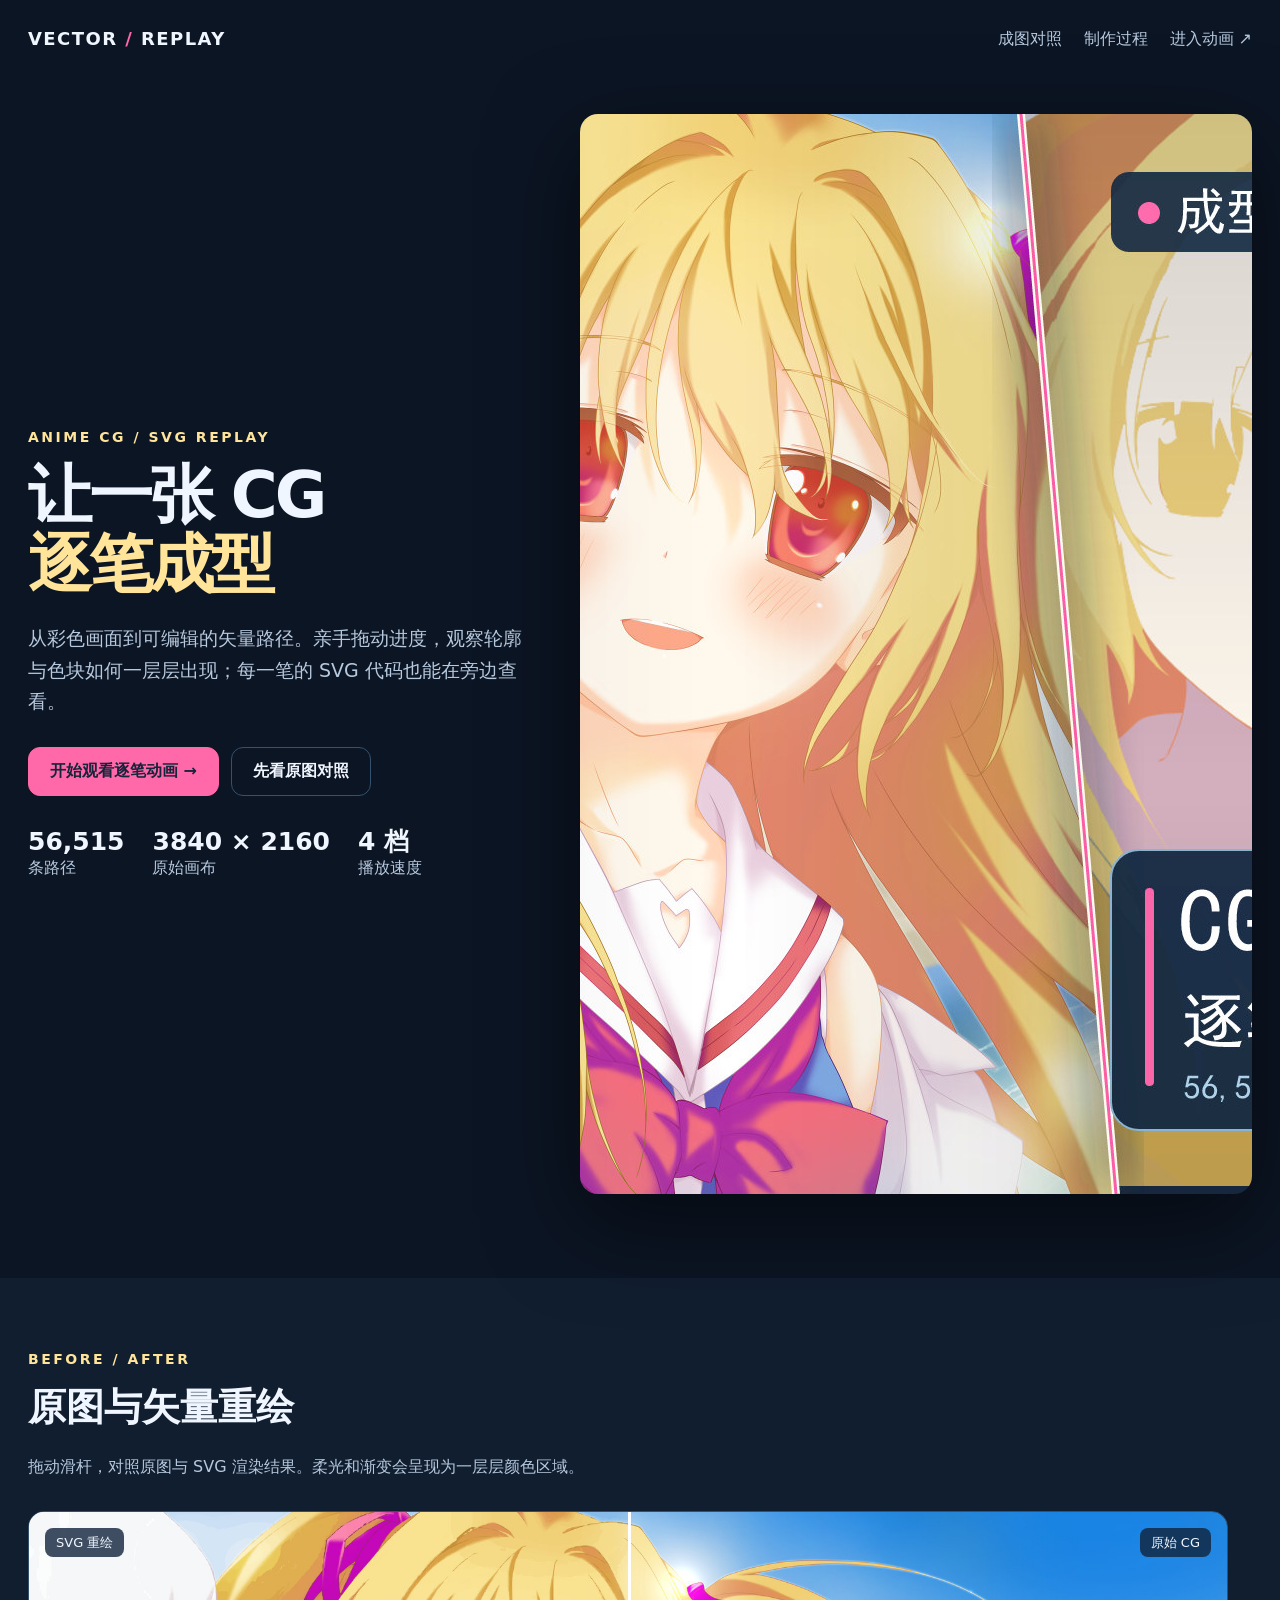
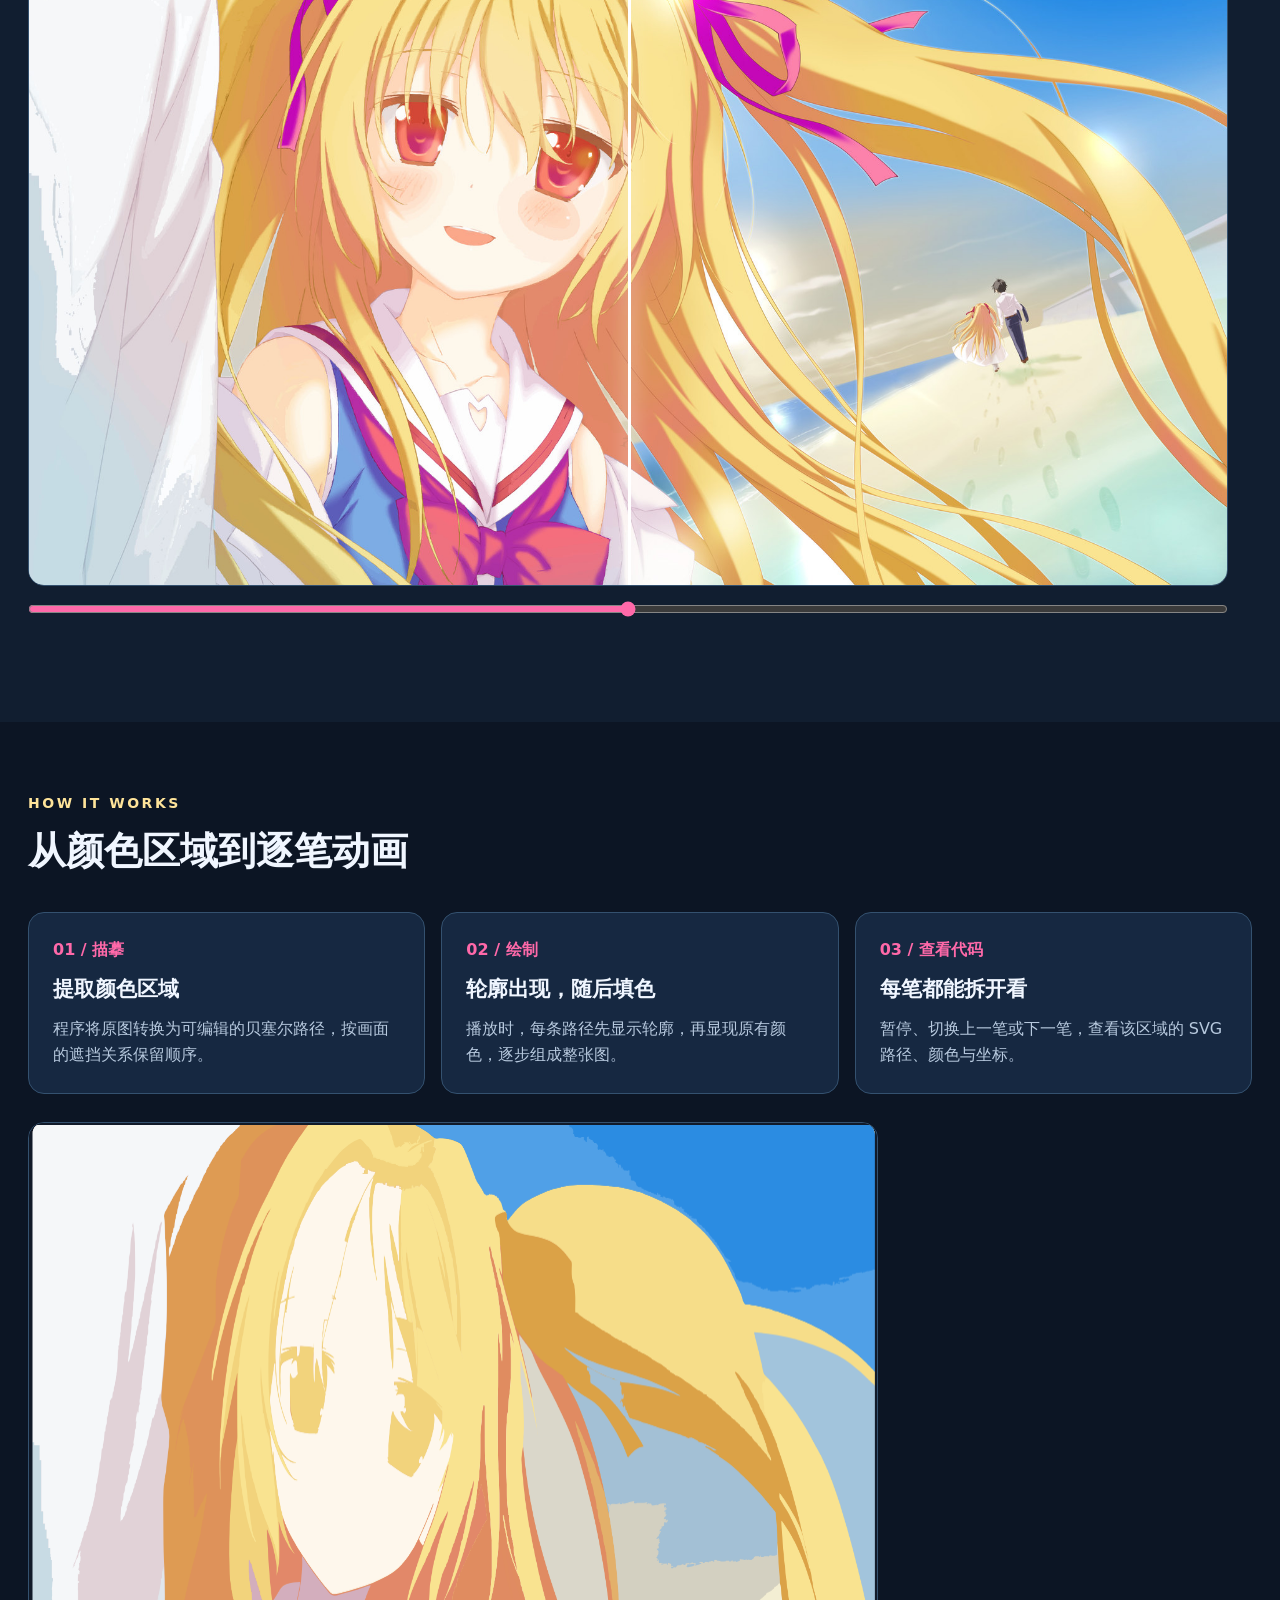
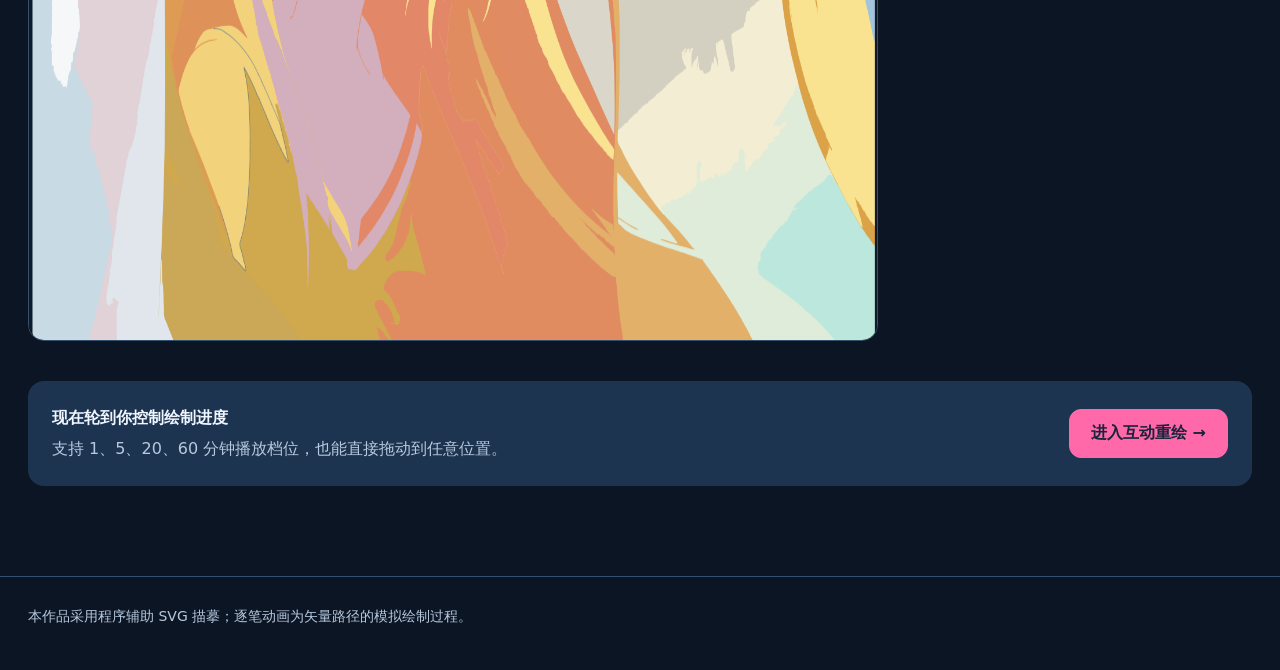
<file: index.html>
<!doctype html><html lang="zh-CN"><head><meta charset="utf-8"><meta name="viewport" content="width=device-width,initial-scale=1"><title>CG → SVG｜逐笔成型</title><meta name="description" content="一张动漫 CG 如何变成 56,515 条矢量路径？拖动进度，观看色块逐笔成型，并查看每一笔的 SVG 代码。"><meta property="og:title" content="CG → SVG｜逐笔成型"><meta property="og:description" content="56,515 条矢量路径，一起看画面慢慢成型。"><meta property="og:type" content="website"><meta property="og:image" content="assets/cover.jpg"><link rel="icon" href="assets/favicon.svg" type="image/svg+xml"><link rel="stylesheet" href="style.css"></head><body>
<header class="site-head wrap"><a class="brand" href="index.html">VECTOR<b> / </b>REPLAY</a><nav><a href="#compare">成图对照</a><a href="#process">制作过程</a><a href="draw.html">进入动画 ↗</a></nav></header>
<main><section class="hero wrap"><div><div class="eyebrow">ANIME CG / SVG REPLAY</div><h1>让一张 CG<br><em>逐笔成型</em></h1><p class="lead">从彩色画面到可编辑的矢量路径。亲手拖动进度，观察轮廓与色块如何一层层出现；每一笔的 SVG 代码也能在旁边查看。</p><div class="actions"><a class="button primary" href="draw.html">开始观看逐笔动画 →</a><a class="button" href="#compare">先看原图对照</a></div><div class="facts"><div><strong>56,515</strong>条路径</div><div><strong>3840 × 2160</strong>原始画布</div><div><strong>4 档</strong>播放速度</div></div></div><img class="hero-img" src="assets/cover.jpg" alt="完成图与尚未填色的过程图对照" width="1920" height="1080" fetchpriority="high"></section>
<section class="section alt" id="compare"><div class="wrap"><div class="eyebrow">BEFORE / AFTER</div><h2>原图与矢量重绘</h2><p class="intro">拖动滑杆，对照原图与 SVG 渲染结果。柔光和渐变会呈现为一层层颜色区域。</p><div class="compare" id="comparison"><img src="assets/original.jpg" alt="原始 CG" loading="lazy" width="1920" height="1080"><img class="vector" id="vector" src="assets/vector.jpg" alt="SVG 重绘结果" loading="lazy" width="1920" height="1080"><span class="divider" id="divider"></span><span class="tag left">SVG 重绘</span><span class="tag right">原始 CG</span></div><input class="compare-range" id="comparison-range" aria-label="原图与 SVG 对照位置" type="range" min="0" max="100" value="50"></div></section>
<section class="section" id="process"><div class="wrap"><div class="eyebrow">HOW IT WORKS</div><h2>从颜色区域到逐笔动画</h2><div class="steps"><div class="step"><span class="number">01 / 描摹</span><h3>提取颜色区域</h3><p>程序将原图转换为可编辑的贝塞尔路径，按画面的遮挡关系保留顺序。</p></div><div class="step"><span class="number">02 / 绘制</span><h3>轮廓出现，随后填色</h3><p>播放时，每条路径先显示轮廓，再显现原有颜色，逐步组成整张图。</p></div><div class="step"><span class="number">03 / 查看代码</span><h3>每笔都能拆开看</h3><p>暂停、切换上一笔或下一笔，查看该区域的 SVG 路径、颜色与坐标。</p></div></div><img class="process-shot" src="assets/progress.png" alt="画面仍在成型中的中间状态" loading="lazy" width="1463" height="819"><div class="callout"><div><strong>现在轮到你控制绘制进度</strong><p>支持 1、5、20、60 分钟播放档位，也能直接拖动到任意位置。</p></div><a class="button primary" href="draw.html">进入互动重绘 →</a></div></div></section></main>
<footer class="site-footer wrap">本作品采用程序辅助 SVG 描摹；逐笔动画为矢量路径的模拟绘制过程。</footer>
<script src="site.js" defer></script></body></html>
</file>
<file: style.css>
:root{color-scheme:dark;--bg:#0c1524;--panel:#14243a;--line:#34516f;--text:#f0f6ff;--muted:#b7c9de;--gold:#ffe49a;--pink:#ff69a9}*{box-sizing:border-box}html{scroll-behavior:smooth}body{margin:0;background:var(--bg);color:var(--text);font:16px/1.65 system-ui,"Microsoft YaHei",sans-serif}a{color:inherit}button,select{font:inherit}button{cursor:pointer}.wrap{max-width:1440px;margin:auto;padding:0 28px}.site-head{display:flex;align-items:center;justify-content:space-between;gap:20px;padding-top:24px;padding-bottom:24px}.brand{font-weight:850;letter-spacing:.08em;text-decoration:none;font-size:18px}.brand b{color:var(--pink)}.site-head nav{display:flex;gap:22px;color:var(--muted)}.site-head nav a{text-decoration:none}.site-head nav a:hover{color:var(--text)}.hero{padding-top:36px;padding-bottom:84px;display:grid;grid-template-columns:.85fr 1.15fr;gap:56px;align-items:center}.eyebrow{color:var(--gold);font-size:14px;letter-spacing:.18em;font-weight:700}.hero h1{font-size:clamp(42px,5vw,78px);letter-spacing:-.045em;line-height:1.08;margin:12px 0 24px}.hero h1 em{font-style:normal;color:var(--gold)}.lead{font-size:19px;color:var(--muted);max-width:34em}.actions{display:flex;flex-wrap:wrap;gap:12px;margin-top:30px}.button{display:inline-flex;align-items:center;justify-content:center;min-height:48px;padding:10px 21px;border-radius:12px;text-decoration:none;border:1px solid var(--line);font-weight:700}.button.primary{background:var(--pink);border-color:var(--pink);color:#17243b}.button:hover{filter:brightness(1.1)}.hero-img{display:block;width:100%;border-radius:18px;box-shadow:0 28px 90px #0008;aspect-ratio:16/9;object-fit:cover}.facts{display:flex;gap:28px;flex-wrap:wrap;margin-top:32px;color:var(--muted)}.facts strong{display:block;color:var(--text);font-size:25px;line-height:1.1}.section{padding-top:70px;padding-bottom:90px}.section h2{font-size:clamp(30px,3vw,48px);margin:4px 0 14px}.section>p,.section .intro{color:var(--muted);max-width:760px}.section.alt{background:#111e30}.compare{position:relative;aspect-ratio:16/9;max-width:1200px;margin-top:30px;border:1px solid var(--line);border-radius:16px;overflow:hidden}.compare img{position:absolute;inset:0;width:100%;height:100%;object-fit:cover}.compare .vector{clip-path:inset(0 50% 0 0)}.compare .divider{position:absolute;top:0;bottom:0;left:50%;width:3px;background:white;box-shadow:0 0 18px #fff}.compare .tag{position:absolute;top:16px;padding:4px 11px;border-radius:8px;background:#11243bcc;font-size:13px}.compare .tag.left{left:16px}.compare .tag.right{right:16px}.compare-range{display:block;width:min(1200px,100%);margin:15px 0;accent-color:var(--pink)}.steps{display:grid;grid-template-columns:repeat(3,1fr);gap:16px;margin-top:30px}.step{padding:24px;border:1px solid var(--line);background:#162841;border-radius:16px}.step .number{color:var(--pink);font-weight:800}.step h3{margin:9px 0;font-size:21px}.step p{color:var(--muted);margin:0}.process-shot{width:100%;max-width:850px;border-radius:16px;border:1px solid var(--line);margin-top:28px}.callout{margin-top:32px;padding:24px;border-radius:16px;background:#1d3451;display:flex;align-items:center;justify-content:space-between;gap:20px}.callout p{color:var(--muted);margin:4px 0 0}.site-footer{border-top:1px solid var(--line);padding-top:28px;padding-bottom:42px;color:var(--muted);font-size:14px}.play-main{max-width:1800px;margin:0 auto;padding:12px 26px 48px}.play-head{margin:12px 0 20px}.play-head h1{font-size:clamp(30px,3vw,48px);margin:0}.play-head p{color:var(--muted);margin:0}.toolbar,.code-actions{display:flex;gap:10px;align-items:center;flex-wrap:wrap;margin:16px 0}.toolbar button,.code-actions button,.toolbar select{background:#2a4868;color:white;border:1px solid #5b7491;border-radius:9px;padding:8px 13px}.toolbar #toggle{background:var(--pink);border-color:var(--pink);color:#15253b;font-weight:800}.toolbar label{display:flex;align-items:center;gap:8px}#status{font-variant-numeric:tabular-nums;color:#bfd7ef}.workspace{display:grid;grid-template-columns:minmax(0,2fr) minmax(320px,1fr);gap:18px;align-items:start}.canvas-panel{min-width:0}#art{position:relative;background:#f4f7fa;aspect-ratio:16/9;border-radius:12px;overflow:hidden}#art svg{display:block;width:100%;height:100%;visibility:hidden}.loading{position:absolute;inset:0;display:flex;align-items:center;justify-content:center;text-align:center;padding:30px;background:linear-gradient(#14243aba,#14243bcc),url('assets/cover.jpg') center/cover}.loading[hidden]{display:none}.loading strong{font-size:25px}.loading p{color:#d8e3f0}.canvas-panel input{width:100%;accent-color:var(--pink);margin:18px 0}.code-panel{min-width:0;height:min(70vh,760px);display:flex;flex-direction:column;background:#17283e;border:1px solid var(--line);border-radius:12px;padding:16px}.code-panel h2{font-size:18px;margin:0}.code-panel p{margin:4px 0;color:var(--muted);font-size:13px;overflow-wrap:anywhere}#code{display:block;flex:1;min-height:130px;overflow:auto;padding:12px;background:#0a1728;border-radius:8px;color:#d7edff;font:12px/1.65 Consolas,monospace;white-space:pre-wrap;overflow-wrap:anywhere;user-select:text}.play-note{color:var(--muted);font-size:13px}@media(max-width:1000px){.hero{grid-template-columns:1fr;gap:30px}.hero-img{max-width:850px}.workspace{grid-template-columns:1fr}.code-panel{height:340px}.steps{grid-template-columns:1fr}.callout{display:block}.callout .button{margin-top:16px}}@media(max-width:640px){.wrap{padding:0 18px}.site-head nav{gap:12px;font-size:13px}.hero{padding-top:12px;padding-bottom:48px}.section{padding-top:48px;padding-bottom:55px}.facts{gap:18px}.play-main{padding:10px 16px 40px}.toolbar{gap:7px}.toolbar button{font-size:13px;padding:7px 9px}.code-panel{height:290px}}
</file>
